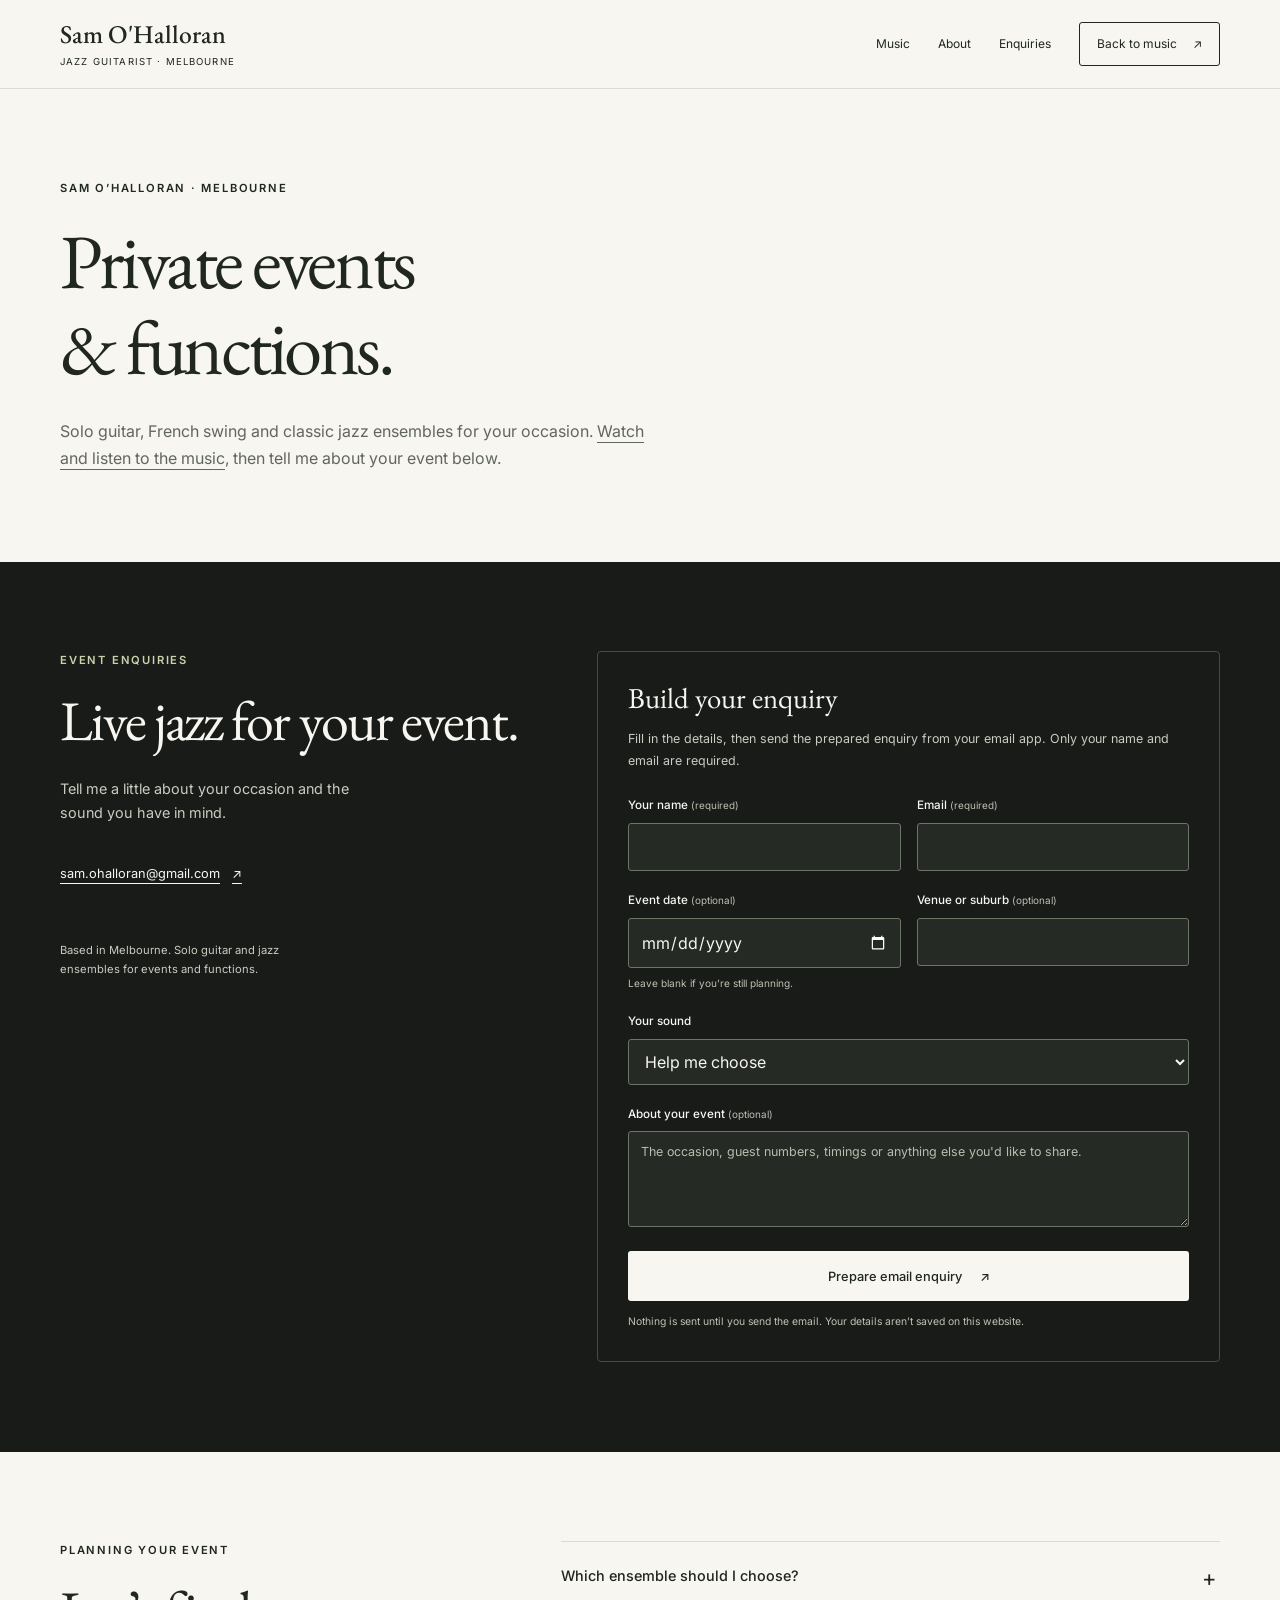
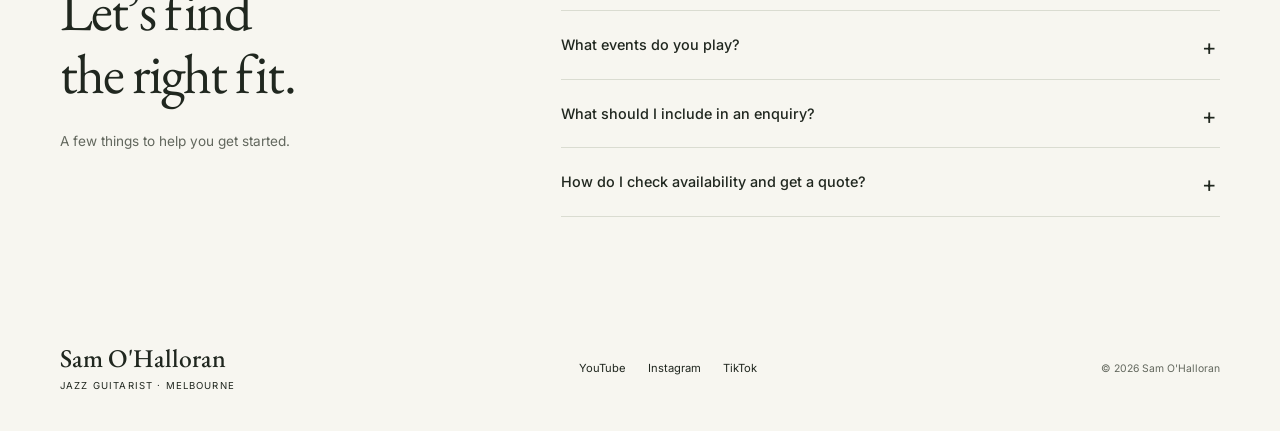
<file: bookings.html>
<!DOCTYPE html>
<html lang="en-AU">
<head>
    <meta charset="UTF-8">
    <meta name="viewport" content="width=device-width, initial-scale=1.0">
    <title>Private Events &amp; Functions | Sam O’Halloran</title>
    <meta name="description" content="Enquire about solo jazz guitar and ensembles for your Melbourne event or function. Hear the music, explore the options and prepare an email to Sam O’Halloran.">
    <meta name="theme-color" content="#181b18">
    <link rel="canonical" href="https://samohalloran.com/bookings.html">
    <link rel="icon" href="assets/images/favicon.svg" type="image/svg+xml">
    <meta property="og:type" content="website">
    <meta property="og:locale" content="en_AU">
    <meta property="og:site_name" content="Sam O'Halloran">
    <meta property="og:title" content="Private Events &amp; Functions | Sam O’Halloran">
    <meta property="og:description" content="Solo jazz guitar and ensembles for Melbourne events and functions. Explore the options and prepare an email enquiry to Sam O’Halloran.">
    <meta property="og:url" content="https://samohalloran.com/bookings.html">
    <meta property="og:image" content="https://samohalloran.com/assets/images/social-preview.jpg">
    <meta property="og:image:width" content="1200">
    <meta property="og:image:height" content="630">
    <meta property="og:image:alt" content="A sunburst jazz guitar resting on an armchair">
    <meta name="twitter:card" content="summary_large_image">
    <link rel="preconnect" href="https://fonts.googleapis.com">
    <link rel="preconnect" href="https://fonts.gstatic.com" crossorigin>
    <link href="https://fonts.googleapis.com/css2?family=EB+Garamond:ital,wght@0,400;0,500;1,400&family=Inter:wght@400;500;600&display=swap" rel="stylesheet">
    <link rel="stylesheet" href="css/styles.css">
    <script type="application/ld+json">
    {
        "@context": "https://schema.org",
        "@type": "Person",
        "@id": "https://samohalloran.com/#sam",
        "name": "Sam O'Halloran",
        "url": "https://samohalloran.com/",
        "image": "https://samohalloran.com/assets/images/about.jpg",
        "jobTitle": "Jazz guitarist",
        "description": "Melbourne jazz guitarist performing solo guitar, French swing and classic jazz with several ensembles.",
        "sameAs": [
            "https://www.youtube.com/user/samohalloran",
            "https://www.instagram.com/ohalloransam/",
            "https://www.tiktok.com/@sam.ohalloran"
        ]
    }
    </script>
    <script src="js/script.js" defer></script>
    <script data-goatcounter="https://samohalloran.goatcounter.com/count" async src="//gc.zgo.at/count.js"></script>
</head>
<body class="booking-page">
    <a class="skip-link" href="#main">Skip to content</a>
    <nav id="nav" aria-label="Main navigation">
        <div class="nav-inner">
            <a href="./" class="nav-logo">Sam O'Halloran<span>Jazz guitarist · Melbourne</span></a>
            <button class="nav-toggle" type="button" aria-label="Toggle menu" aria-controls="nav-links" aria-expanded="false">
                <span></span><span></span><span></span>
            </button>
            <ul class="nav-links" id="nav-links">
                <li><a href="./#ensembles">Music</a></li>
                <li><a href="./#about">About</a></li>
                <li><a href="./#contact">Enquiries</a></li>
                <li><a href="./" class="nav-cta">Back to music <span aria-hidden="true">↗</span></a></li>
            </ul>
        </div>
    </nav>
    <main id="main" tabindex="-1">
        <section class="booking-intro" aria-labelledby="booking-title">
            <div class="section-inner">
                <p class="eyebrow">Sam O’Halloran · Melbourne</p>
                <h1 id="booking-title">Private events<br>&amp; functions.</h1>
                <p class="booking-intro-copy">Solo guitar, French swing and classic jazz ensembles for your occasion. <a href="./#ensembles">Watch and listen to the music</a>, then tell me about your event below.</p>
            </div>
        </section>

        <section id="contact" aria-labelledby="contact-title">
            <div class="section-inner contact-layout">
                <div class="contact-intro"><p class="eyebrow">Event enquiries</p><h2 id="contact-title">Live jazz for your event.</h2><p>Tell me a little about your occasion and the sound you have in mind.</p><a class="contact-email" data-goatcounter-click="click-email-bookings" data-goatcounter-title="Email link (bookings)" href="mailto:sam.ohalloran@gmail.com">sam.ohalloran@gmail.com <span aria-hidden="true">↗</span></a><p class="contact-note">Based in Melbourne. Solo guitar and jazz ensembles for events and functions.</p></div>
                <div class="contact-form-wrap">
                    <form id="booking-form" hidden>
                        <h3>Build your enquiry</h3>
                        <p class="form-intro" id="form-help">Fill in the details, then send the prepared enquiry from your email app. Only your name and email are required.</p>
                        <div class="form-grid">
                            <div class="form-field"><label for="booking-name">Your name <span>(required)</span></label><input id="booking-name" name="name" autocomplete="name" required maxlength="100"></div>
                            <div class="form-field"><label for="booking-email">Email <span>(required)</span></label><input id="booking-email" name="email" type="email" autocomplete="email" required maxlength="254"></div>
                            <div class="form-field"><label for="booking-date">Event date <span>(optional)</span></label><input id="booking-date" name="date" type="date" aria-describedby="date-help"><span class="field-hint" id="date-help">Leave blank if you’re still planning.</span></div>
                            <div class="form-field"><label for="booking-location">Venue or suburb <span>(optional)</span></label><input id="booking-location" name="location" autocomplete="off" maxlength="150"></div>
                            <div class="form-field full-width"><label for="booking-ensemble">Your sound</label><select id="booking-ensemble" name="ensemble"><option>Help me choose</option><option>Solo Sam</option><option>Catfish</option><option>Daphne Duet</option><option>The Very Good Ma’am Trio</option></select></div>
                            <div class="form-field full-width"><label for="booking-details">About your event <span>(optional)</span></label><textarea id="booking-details" name="details" rows="3" maxlength="1000" placeholder="The occasion, guest numbers, timings or anything else you'd like to share."></textarea></div>
                        </div>
                        <button class="btn btn-light" type="submit" data-goatcounter-click="enquiry-prepared" data-goatcounter-title="Prepare email enquiry">Prepare email enquiry <span aria-hidden="true">↗</span></button>
                        <p class="form-note">Nothing is sent until you send the email. Your details aren’t saved on this website.</p>
                    </form>
                    <noscript><p>Email Sam with your event date, location and preferred ensemble to discuss availability.</p><a class="btn btn-light" href="mailto:sam.ohalloran@gmail.com?subject=Event%20enquiry">Email your enquiry <span aria-hidden="true">↗</span></a></noscript>
                    <div id="enquiry-preview" class="enquiry-preview" hidden>
                        <h3 id="enquiry-ready" tabindex="-1">Your enquiry is ready to send.</h3>
                        <p>Open your email app to review and send it to Sam, or copy the enquiry into your preferred email service.</p>
                        <label for="enquiry-draft">Your enquiry</label><textarea id="enquiry-draft" rows="9" readonly></textarea>
                        <div class="preview-actions"><a id="open-email" class="btn btn-light" data-goatcounter-click="enquiry-open-email" data-goatcounter-title="Open email app">Open email app <span aria-hidden="true">↗</span></a><button id="copy-enquiry" type="button" class="btn btn-outline-light">Copy enquiry</button></div>
                        <p id="enquiry-status" role="status" aria-live="polite"></p>
                    </div>
                </div>
            </div>
        </section>

        <section id="faqs" aria-labelledby="faqs-title">
            <div class="section-inner faq-layout">
                <div><p class="eyebrow">Planning your event</p><h2 id="faqs-title">Let’s find<br>the right fit.</h2><p class="faq-intro">A few things to help you get started.</p></div>
                <div class="faq-list">
                    <details><summary>Which ensemble should I choose?</summary><p>Solo guitar suits intimate dinners and cocktail hours. Catfish brings French swing, Daphne Duet pairs clarinet with guitar, and the trio plays American swing standards. <a href="./#ensembles">Listen to the performances</a>, or tell me about your event and we can discuss the options.</p></details>
                    <details><summary>What events do you play?</summary><p>I perform across Melbourne for intimate dinners, corporate functions and festivals. Share the occasion, venue and atmosphere you have in mind when you enquire.</p></details>
                    <details><summary>What should I include in an enquiry?</summary><p>Your event date, venue or suburb, and preferred ensemble are a useful starting point. If you know your guest numbers, start and finish times, or have particular music in mind, include those too.</p></details>
                    <details><summary>How do I check availability and get a quote?</summary><p>Use the <a href="#contact">enquiry builder above</a> or email <a href="mailto:sam.ohalloran@gmail.com">sam.ohalloran@gmail.com</a> with your event details. We can discuss availability and a quote for your occasion.</p></details>
                </div>
            </div>
        </section>
    </main>
    <footer><div class="footer-inner"><a class="nav-logo" href="./">Sam O'Halloran<span>Jazz guitarist · Melbourne</span></a><div class="footer-socials"><a href="https://www.youtube.com/user/samohalloran" target="_blank" rel="noopener noreferrer">YouTube<span class="visually-hidden"> (opens a new tab)</span></a><a href="https://www.instagram.com/ohalloransam/" target="_blank" rel="noopener noreferrer">Instagram<span class="visually-hidden"> (opens a new tab)</span></a><a href="https://www.tiktok.com/@sam.ohalloran" target="_blank" rel="noopener noreferrer">TikTok<span class="visually-hidden"> (opens a new tab)</span></a></div><span class="footer-copy">© 2026 Sam O'Halloran</span></div></footer>
</body>
</html>
</file>
<file: css/styles.css>
/* A small, responsive stylesheet: the music and booking details stay visible. */
:root {
    --paper: #f7f6f0;
    --white: #fffefa;
    --ink: #20271f;
    --muted: #62675d;
    --line: #dadcd1;
    --dark: #181b18;
    --accent: #c8d3ac;
    --display: 'EB Garamond', Georgia, serif;
    --body: 'Inter', -apple-system, BlinkMacSystemFont, sans-serif;
    --nav-height: 88px;
    color-scheme: light;
}
*, *::before, *::after { box-sizing: border-box; }
* { margin: 0; }
[hidden] { display: none !important; }
html { scroll-behavior: smooth; scroll-padding-top: calc(var(--nav-height) + 20px); }
body { background: var(--paper); color: var(--ink); font: 16px/1.7 var(--body); -webkit-font-smoothing: antialiased; }
button, input, select, textarea { font: inherit; }
a { color: inherit; text-underline-offset: 5px; }
button, a, input, select, textarea, summary { -webkit-tap-highlight-color: transparent; }
button { cursor: pointer; }
img { max-width: 100%; display: block; }
:focus-visible { outline: 3px solid #52653c; outline-offset: 5px; }
#hero :focus-visible, #contact :focus-visible { outline-color: var(--accent); }
::selection { background: #dce4c9; color: var(--ink); }
h1, h2, h3 { font-family: var(--display); font-weight: 400; line-height: 1.12; text-wrap: balance; }
h2 { font-size: clamp(2.5rem, 4.5vw, 3.5rem); letter-spacing: -.035em; }
p { text-wrap: pretty; }
section:not(#hero) { padding: clamp(64px, 7vw, 112px) 28px; }
.section-inner, .nav-inner, .footer-inner { max-width: 1160px; margin-inline: auto; }
.eyebrow { text-transform: uppercase; font-size: .7rem; font-weight: 600; letter-spacing: .16em; margin-bottom: 20px; }
.visually-hidden { position: absolute; width: 1px; height: 1px; padding: 0; margin: -1px; overflow: hidden; clip-path: inset(50%); white-space: nowrap; border: 0; }
.skip-link { position: fixed; top: 12px; left: 12px; padding: 12px 20px; background: var(--white); color: var(--ink); z-index: 2000; transform: translateY(-160%); }
.skip-link:focus { transform: none; }
/* Navigation */
nav { position: sticky; top: 0; z-index: 100; background: var(--paper); border-bottom: 1px solid var(--line); }
.nav-inner { min-height: var(--nav-height); display: flex; align-items: center; justify-content: space-between; padding-inline: 0; gap: 24px; }
.nav-logo { font: 500 1.6rem/1.1 var(--display); text-decoration: none; flex-shrink: 0; }
.nav-logo span { display: block; margin-top: 8px; font: 400 .6rem/1.3 var(--body); letter-spacing: .12em; text-transform: uppercase; }
.nav-links { display: flex; align-items: center; list-style: none; gap: 28px; padding: 0; }
.nav-links a { display: inline-flex; align-items: center; gap: 16px; min-height: 44px; text-decoration: none; font-size: .75rem; }
.nav-links a:hover, .nav-links a[aria-current]:not(.nav-cta) { text-decoration: underline; }
.nav-links .nav-cta { padding: 8px 17px; border: 1px solid var(--ink); border-radius: 3px; }
.nav-links .nav-cta:hover { background: var(--ink); color: var(--paper); text-decoration: none; }
.nav-toggle { display: none; width: 44px; height: 44px; padding: 11px; background: none; border: 0; }
.nav-toggle span { display: block; height: 1px; background: var(--ink); margin: 5px 0; }
/* Shared actions */
.btn { display: inline-flex; align-items: center; justify-content: center; gap: 18px; padding: 14px 22px; min-height: 50px; font-size: .8rem; font-weight: 500; line-height: 1.5; border-radius: 3px; border: 1px solid transparent; text-decoration: none; transition: background .15s, color .15s; }
.btn-light { background: var(--paper); color: var(--ink); }
.btn-light:hover { background: var(--accent); }
.btn-outline-light { border-color: #a3a89b; color: var(--paper); background: transparent; }
.btn-outline-light:hover { background: var(--paper); color: var(--ink); }
.text-link { display: inline-flex; align-items: center; gap: 16px; min-height: 44px; font-size: .8rem; font-weight: 500; text-decoration: none; }
.text-link:hover { text-decoration: underline; }
/* Hero */
#hero { position: relative; display: flex; align-items: center; min-height: min(730px, 85svh); padding: 85px max(28px, calc((100vw - 1160px) / 2)); color: var(--paper); background: var(--dark); isolation: isolate; }
.hero-bg, .hero-overlay { position: absolute; inset: 0; z-index: -1; overflow: hidden; }
.hero-bg picture, .hero-bg img { width: 100%; height: 100%; display: block; }
.hero-bg img { object-fit: cover; object-position: center; }
.hero-overlay { background: linear-gradient(90deg, rgba(13,18,13,.9) 0%, rgba(13,18,13,.75) 36%, rgba(13,18,13,.12) 100%); }
.hero-content { max-width: 720px; }
.hero-content .eyebrow { color: #e1e6d7; }
h1 { font-size: clamp(3.35rem, 6vw, 5.5rem); letter-spacing: -.045em; }
h1 em { font-weight: 400; }
.hero-sub { max-width: 390px; color: #e1e4dc; margin-top: 25px; font-size: .95rem; }
.hero-actions { display: flex; gap: 14px; flex-wrap: wrap; margin-top: 32px; }
.small-play { font-size: .65rem; }
.hero-note { display: flex; flex-wrap: wrap; gap: 12px; color: #d1d6c8; font-size: .65rem; letter-spacing: .03em; margin-top: 30px; }
.hero-scroll { position: absolute; bottom: 27px; right: max(28px, calc((100vw - 1160px) / 2)); display: flex; gap: 25px; align-items: center; min-height: 44px; font-size: .65rem; letter-spacing: .08em; text-transform: uppercase; text-decoration: none; }
/* Music */
.section-heading { display: flex; justify-content: space-between; align-items: flex-end; gap: 40px; margin-bottom: 44px; }
.section-heading > p { max-width: 310px; color: var(--muted); font-size: .85rem; }
.ensemble-grid { display: grid; grid-template-columns: repeat(2, minmax(0, 1fr)); gap: 38px 28px; }
.ensemble-card { min-width: 0; background: var(--white); border: 1px solid var(--line); border-radius: 4px; overflow: hidden; display: flex; flex-direction: column; }
.video-wrap { position: relative; aspect-ratio: 16/9; background: var(--dark); }
.video-facade { width: 100%; height: 100%; display: block; border: 0; padding: 0; color: #fff; background: transparent; overflow: hidden; }
.video-facade img { width: 100%; height: 100%; object-fit: cover; transition: filter .2s; }
.video-facade::after { content: ''; position: absolute; inset: 45% 0 0; background: linear-gradient(transparent, rgba(0,0,0,.65)); pointer-events: none; }
.video-facade:disabled { cursor: default; }
.video-facade:disabled .play-btn { display: none; }
.video-facade:not(:disabled):hover img { filter: brightness(.85); }
.video-facade:focus-visible { outline-offset: -6px; outline-color: white; }
.video-wrap iframe { position: absolute; inset: 0; width: 100%; height: 100%; border: 0; }
.play-btn { position: absolute; z-index: 1; top: 50%; left: 50%; transform: translate(-50%,-50%); width: 58px; height: 58px; background: rgba(15,20,15,.72); border: 1px solid rgba(255,255,255,.9); border-radius: 50%; }
.play-btn::after { content: ''; position: absolute; top: 20px; left: 24px; border-top: 8px solid transparent; border-bottom: 8px solid transparent; border-left: 12px solid white; }
.video-caption { position: absolute; z-index: 1; bottom: 16px; left: 22px; font-size: .68rem; letter-spacing: .04em; }
.ensemble-body { padding: 24px 28px 18px; display: flex; flex-direction: column; flex: 1; }
.ensemble-type { display: flex; gap: 16px; color: var(--muted); font-size: .62rem; text-transform: uppercase; letter-spacing: .12em; margin-bottom: 14px; }
.ensemble-type span { color: var(--ink); }
.ensemble-card h3 { font-size: clamp(1.8rem, 2.6vw, 2.15rem); letter-spacing: -.025em; margin-bottom: 14px; }
.ensemble-card .ensemble-body > p:not(.ensemble-type) { color: var(--muted); font-size: .85rem; margin-bottom: 24px; }
.card-actions { border-top: 1px solid var(--line); padding-top: 12px; margin-top: auto; display: flex; gap: 12px; flex-wrap: wrap; justify-content: space-between; align-items: center; }
.card-actions .text-link { font-size: .72rem; gap: 10px; }
.watch-link { font-size: .65rem; color: var(--muted); display: inline-flex; align-items: center; gap: 5px; min-height: 44px; text-decoration: none; }
.watch-link:hover { text-decoration: underline; }
.ensemble-help { display: flex; justify-content: center; align-items: center; gap: 20px; flex-wrap: wrap; margin-top: 40px; }
.ensemble-help p { color: var(--muted); font-size: .85rem; }
/* About */
#about { background: #e9ecdf; }
.about-content { display: grid; grid-template-columns: minmax(0, .85fr) minmax(0, 1fr); gap: clamp(45px, 8vw, 120px); align-items: center; }
.about-photo { max-width: 380px; justify-self: center; width: 100%; }
.about-photo img { width: 100%; height: auto; border-radius: 3px; }
.about-text h2 { margin-bottom: 24px; }
.about-text > p:not(.eyebrow) { margin-bottom: 20px; font-size: .9rem; color: #4b5347; }
.about-text .about-intro { font: italic 1.6rem/1.4 var(--display) !important; color: var(--ink) !important; }
/* FAQs */
.faq-layout { display: grid; grid-template-columns: .85fr 1.3fr; gap: 70px; }
.faq-intro { margin-top: 24px; color: var(--muted); font-size: .85rem; }
.faq-list { border-top: 1px solid var(--line); }
details { border-bottom: 1px solid var(--line); }
summary { position: relative; cursor: pointer; list-style: none; padding: 23px 36px 23px 0; font-size: .9rem; line-height: 1.5; font-weight: 500; }
summary::-webkit-details-marker { display: none; }
summary::after { content: '+'; position: absolute; right: 4px; top: 19px; font-size: 1.4rem; font-weight: 400; }
details[open] summary::after { content: '−'; }
details p { color: var(--muted); font-size: .85rem; padding: 0 30px 24px 0; }
/* Enquiry */
#contact { background: var(--dark); color: var(--paper); }
.contact-layout { display: grid; grid-template-columns: .9fr 1.2fr; gap: 70px; align-items: start; }
.contact-intro { position: sticky; top: calc(var(--nav-height) + 40px); }
.contact-intro .eyebrow { color: var(--accent); }
.contact-intro > p:not(.eyebrow) { color: #c8cdc1; font-size: .9rem; margin-top: 24px; max-width: 330px; }
.contact-email { display: inline-flex; flex-wrap: wrap; gap: 12px; align-items: center; min-height: 44px; font-size: .8rem; margin-top: 26px; }
.contact-intro .contact-note { font-size: .7rem !important; max-width: 260px !important; margin-top: 45px !important; }
.contact-form-wrap { border: 1px solid #454d41; border-radius: 4px; padding: 30px; }
.contact-form-wrap h3 { font-size: 1.8rem; margin-bottom: 14px; }
.form-intro, .enquiry-preview > p { font-size: .78rem; color: #c8cdc1; margin-bottom: 25px; }
.form-grid { display: grid; grid-template-columns: repeat(2, minmax(0,1fr)); gap: 20px 16px; }
.form-field { display: flex; flex-direction: column; min-width: 0; gap: 7px; }
.full-width { grid-column: 1 / -1; }
label { font-size: .73rem; font-weight: 500; }
label span { color: #bbc3b3; font-size: .62rem; font-weight: 400; }
input, select, textarea { color: var(--paper); background: #252b24; border: 1px solid #6b7565; border-radius: 3px; padding: 11px 12px; width: 100%; min-height: 46px; font-size: 16px; line-height: 1.5; color-scheme: dark; }
textarea { resize: vertical; }
textarea::placeholder, input::placeholder { color: #b5bead; opacity: 1; font-size: .78rem; }
.field-hint { color: #bbc3b3; font-size: .63rem; }
#booking-form > .btn { margin-top: 24px; width: 100%; }
.form-note { font-size: .65rem; color: #bbc3b3; margin-top: 12px; }
.enquiry-preview { border-top: 1px solid #454d41; margin-top: 30px; padding-top: 25px; }
.enquiry-preview textarea { display: block; margin: 8px 0 20px; font-size: .82rem; }
.preview-actions { display: flex; flex-wrap: wrap; gap: 12px; }
#enquiry-status { color: var(--accent); margin: 15px 0 0; }
/* Footer */
footer { padding: 38px 28px; }
.footer-inner { display: flex; align-items: center; justify-content: space-between; gap: 24px; flex-wrap: wrap; }
.footer-socials { display: flex; gap: 22px; }
.footer-socials a { display: inline-flex; align-items: center; min-height: 44px; font-size: .7rem; text-decoration: none; }
.footer-socials a:hover { text-decoration: underline; }
.footer-copy { font-size: .65rem; color: var(--muted); }
@media (max-width: 1216px) { .nav-inner { padding-inline: 28px; } }
@media (max-width: 950px) {
    .nav-links { gap: 16px; }
    .nav-links a { font-size: .7rem; }
    .contact-layout { gap: 35px; grid-template-columns: .8fr 1.2fr; }
    .contact-form-wrap { padding: 24px; }
    .faq-layout { gap: 40px; }
}
@media (max-width: 768px) {
    :root { --nav-height: 76px; }
    .nav-inner { padding: 16px 22px; flex-wrap: wrap; min-height: var(--nav-height); gap: 0; }
    .nav-logo { font-size: 1.4rem; }
    .nav-logo span { font-size: .52rem; margin-top: 6px; }
    html:not(.js) nav { position: static; }
    .js .nav-toggle { display: block; }
    .nav-links { width: 100%; flex-wrap: wrap; gap: 8px 20px; padding-top: 16px; }
    .js .nav-links { flex-direction: column; align-items: stretch; gap: 4px; }
    .nav-links a { font-size: .8rem; }
    .js .nav-links a { width: 100%; padding: 8px 0; }
    .js .nav-links .nav-cta { padding: 10px 15px; margin-top: 8px; justify-content: space-between; }
    .nav-toggle.active span:first-child { transform: translateY(6px) rotate(45deg); }
    .nav-toggle.active span:nth-child(2) { opacity: 0; }
    .nav-toggle.active span:last-child { transform: translateY(-6px) rotate(-45deg); }
    #hero { padding: 72px 28px 86px; min-height: 630px; }
    h1 { font-size: clamp(3.1rem, 7.5vw, 4.5rem); }
    .hero-sub { max-width: 330px; }
    .hero-scroll { right: 28px; bottom: 15px; }
    .section-heading { display: block; }
    .section-heading > p { margin-top: 20px; max-width: 450px; }
    .ensemble-body { padding: 22px; }
    .ensemble-grid { gap: 25px; }
    .about-content { gap: 36px; }
    .faq-layout, .contact-layout { grid-template-columns: 1fr; gap: 36px; }
    .contact-intro { position: static; }
    .contact-intro .contact-note { margin-top: 16px !important; max-width: 100% !important; }
}
@media (max-width: 600px) {
    section:not(#hero) { padding: 60px 22px; }
    #hero { min-height: 650px; padding: 68px 22px 82px; align-items: flex-start; }
    .hero-bg img { object-position: center 57%; }
    .hero-overlay { background: linear-gradient(180deg, rgba(12,18,12,.87), rgba(12,18,12,.64) 52%, rgba(12,18,12,.35)); }
    h1 { font-size: clamp(2.8rem, 10.5vw, 4rem); }
    .hero-content .eyebrow { font-size: .62rem; }
    .hero-sub { font-size: .88rem; max-width: 300px; }
    .hero-actions { flex-direction: column; align-items: flex-start; gap: 12px; margin-top: 27px; }
    .hero-actions .btn { min-width: 210px; }
    .hero-note { font-size: .6rem; gap: 9px; }
    .hero-scroll { left: 22px; right: auto; }
    .ensemble-grid, .about-content { grid-template-columns: 1fr; }
    .ensemble-help { gap: 0; flex-direction: column; margin-top: 28px; }
    .about-photo { max-width: 300px; }
    .about-text { padding-top: 10px; }
    .contact-form-wrap { padding: 22px 18px; }
    .form-grid { grid-template-columns: 1fr; gap: 17px; }
    h2 { font-size: 2.65rem; }
    .footer-inner { flex-direction: column; align-items: flex-start; gap: 20px; }
}
@media (prefers-reduced-motion: reduce) {
    html { scroll-behavior: auto; }
    *, *::before, *::after { transition: none !important; }
}
@media (forced-colors: active) {
    .hero-bg, .hero-overlay { display: none; }
    .btn, .play-btn { border: 1px solid ButtonText; }
}

/* Artist edition: music leads; event enquiries have their own page. */
.artist-page .hero-content { max-width: 670px; }
.artist-page h1 { font-size: clamp(4rem, 8.5vw, 7.2rem); line-height: .97; }
.artist-page .hero-sub { max-width: 365px; margin-top: 30px; }
.artist-page .card-actions { justify-content: flex-start; }
.artist-page .watch-link { color: var(--ink); font-size: .78rem; }
.artist-contact { display: grid; grid-template-columns: 1.4fr 1fr; gap: 100px; align-items: center; }
.artist-contact > div > p:not(.eyebrow) { color: #c8cdc1; font-size: .95rem; max-width: 390px; margin-top: 24px; }
.artist-email { display: inline-flex; align-items: center; gap: 20px; min-height: 48px; margin-top: 24px; font-size: clamp(.85rem, 2vw, 1.15rem); }
.private-events { border-left: 1px solid #454d41; padding-left: 45px; }
.private-events h3 { font-size: 1.8rem; }
.private-events .text-link { margin-top: 15px; color: var(--accent); }
.booking-page .contact-layout { align-items: start; }
.booking-intro-copy { max-width: 590px; margin-top: 28px; color: var(--muted); }
@media (max-width: 768px) {
    .artist-contact { grid-template-columns: 1fr; gap: 42px; }
    .private-events { border-left: none; border-top: 1px solid #454d41; padding: 32px 0 0; }
    .artist-page #hero { min-height: 660px; }
}
@media (max-width: 600px) {
    .artist-page h1 { font-size: clamp(3.8rem, 15vw, 5.3rem); }
    .artist-page .hero-sub { max-width: 310px; }
    .artist-page .hero-note { gap: 7px; font-size: .55rem; }
    .artist-email { gap: 10px; }
}
</file>
